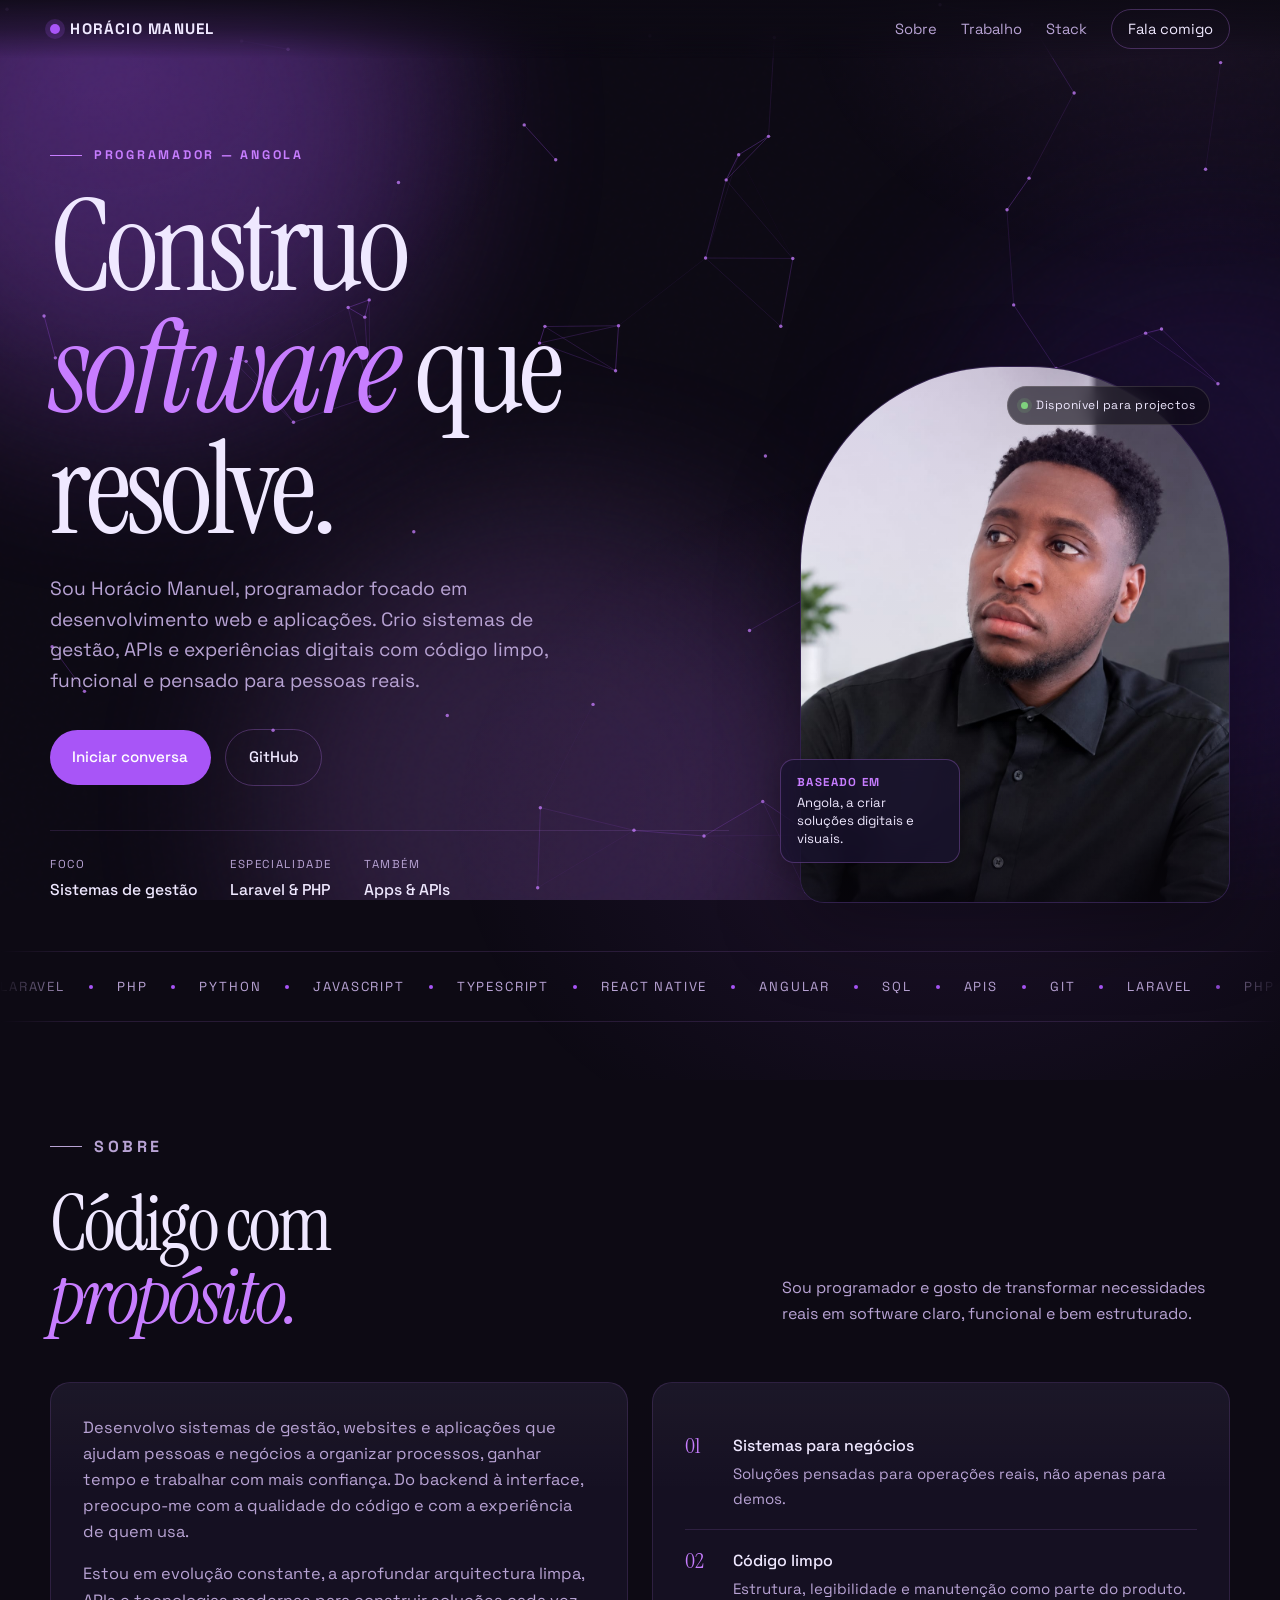
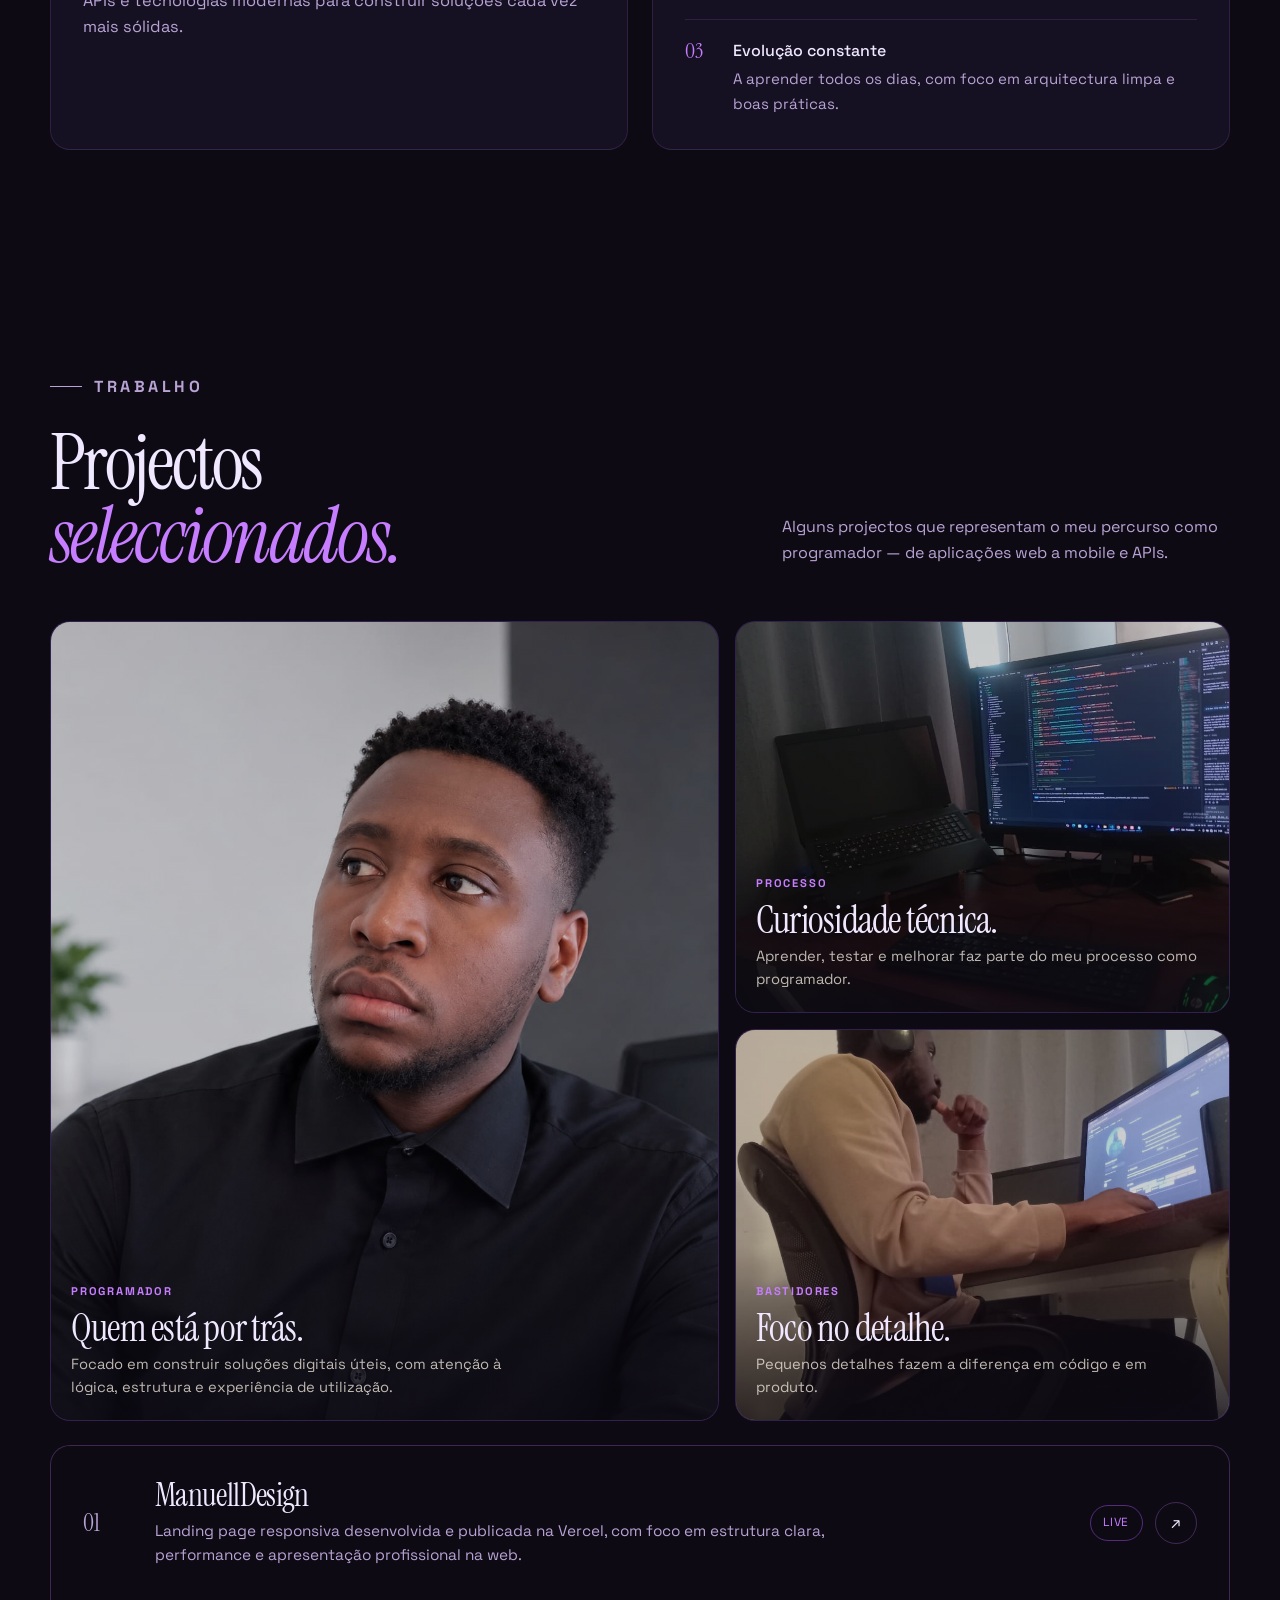
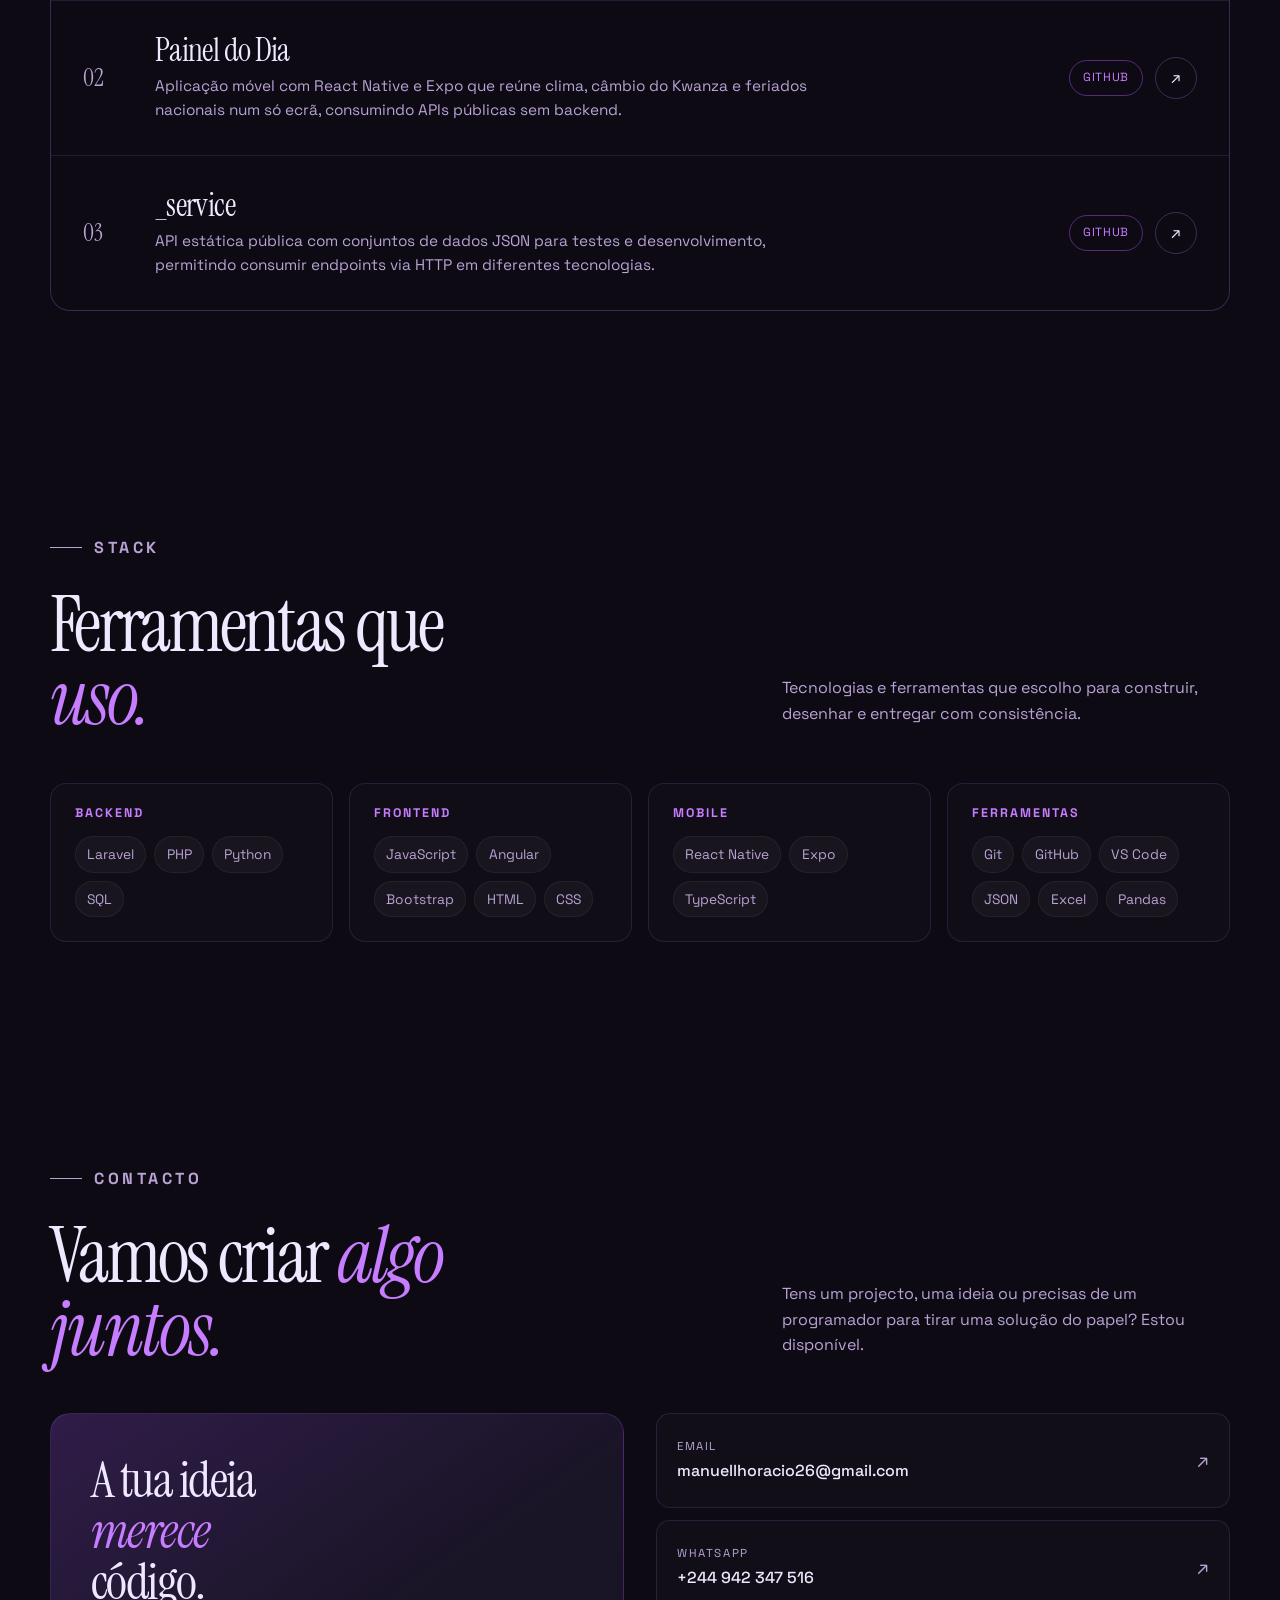
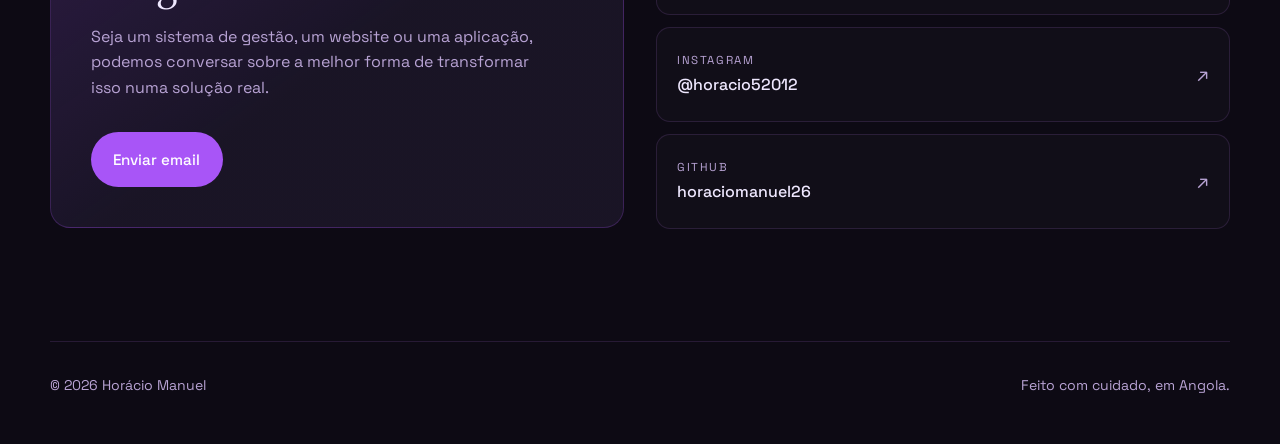
<file: index.html>
<!DOCTYPE html>
<html lang="pt">

<head>
    <meta charset="UTF-8">
    <meta name="viewport" content="width=device-width, initial-scale=1">
    <meta name="google-site-verification" content="ptzRAOr8VSvcufLp_59ybttmjTw2lv_iD44QjF7QVHk" />
    <title>Horácio Manuel — Programador</title>
    <meta name="description"
        content="Portfólio de Horácio Manuel, programador em Angola. Desenvolvimento web, sistemas de gestão, Laravel, PHP, JavaScript e aplicações mobile.">
    <link rel="preconnect" href="https://fonts.googleapis.com">
    <link rel="preconnect" href="https://fonts.gstatic.com" crossorigin>
    <link
        href="https://fonts.googleapis.com/css2?family=Instrument+Serif:ital@0;1&family=Space+Grotesk:wght@400;500;700&display=swap"
        rel="stylesheet">
    <style>
        :root {
            --bg: #0d0a14;
            --bg-soft: #151022;
            --surface: #1a1230;
            --line: rgba(199, 125, 255, 0.14);
            --line-strong: rgba(199, 125, 255, 0.28);
            --text: #efe8ff;
            --muted: #b8a3d4;
            --accent: #a855f7;
            --accent-soft: #c77dff;
            --shadow: 0 24px 80px rgba(0, 0, 0, .35);
            --radius: 20px;
            color-scheme: dark;
        }

        *,
        *::before,
        *::after {
            box-sizing: border-box;
            margin: 0;
            padding: 0;
        }

        html {
            scroll-behavior: smooth;
        }

        body {
            background: var(--bg);
            color: var(--text);
            font-family: "Space Grotesk", system-ui, sans-serif;
            line-height: 1.6;
            overflow-x: hidden;
        }

        img {
            max-width: 100%;
            display: block;
            height: auto;
        }

        a {
            color: inherit;
        }

        button {
            font: inherit;
            color: inherit;
            background: none;
            border: none;
        }

        :focus-visible {
            outline: 2px solid var(--accent);
            outline-offset: 4px;
        }

        .noise {
            position: fixed;
            inset: 0;
            pointer-events: none;
            z-index: 1;
            opacity: .045;
            mix-blend-mode: soft-light;
            background-image: url("data:image/svg+xml,%3Csvg viewBox='0 0 200 200' xmlns='http://www.w3.org/2000/svg'%3E%3Cfilter id='n'%3E%3CfeTurbulence type='fractalNoise' baseFrequency='0.8' numOctaves='4' stitchTiles='stitch'/%3E%3C/filter%3E%3Crect width='100%25' height='100%25' filter='url(%23n)'/%3E%3C/svg%3E");
        }

        .ambient {
            position: fixed;
            inset: -20vh -10vw;
            pointer-events: none;
            z-index: 0;
            background:
                radial-gradient(ellipse 40% 35% at 15% 20%, rgba(168, 85, 247, .16), transparent 70%),
                radial-gradient(ellipse 35% 30% at 85% 15%, rgba(199, 125, 255, .08), transparent 70%),
                radial-gradient(ellipse 45% 40% at 70% 80%, rgba(168, 85, 247, .1), transparent 72%);
        }

        #fundo {
            position: fixed;
            inset: 0;
            width: 100%;
            height: 100%;
            z-index: 0;
            pointer-events: none;
        }

        .aurora {
            position: fixed;
            inset: 0;
            z-index: 0;
            overflow: hidden;
            pointer-events: none;
        }

        .aurora i {
            position: absolute;
            width: 46vmax;
            height: 46vmax;
            border-radius: 50%;
            filter: blur(90px);
            opacity: .28;
            animation: deriva 22s ease-in-out infinite alternate;
        }

        .aurora i:nth-child(1) {
            background: #a855f7;
            top: -18%;
            left: -12%;
        }

        .aurora i:nth-child(2) {
            background: #3a1a78;
            top: 25%;
            right: -18%;
            animation-duration: 26s;
        }

        .aurora i:nth-child(3) {
            background: #c77dff;
            bottom: -22%;
            left: 20%;
            opacity: .18;
            animation-duration: 30s;
        }

        @keyframes deriva {
            to {
                transform: translate(12vw, 10vh) scale(1.2);
            }
        }

        .wrap {
            width: min(1180px, calc(100% - 2.5rem));
            margin: 0 auto;
            position: relative;
            z-index: 2;
        }

        /* NAV */
        .nav {
            position: sticky;
            top: 0;
            z-index: 20;
            padding: 1rem 0;
            backdrop-filter: blur(14px);
            -webkit-backdrop-filter: blur(14px);
            background: linear-gradient(to bottom, rgba(13, 10, 20, .88), rgba(13, 10, 20, .55), transparent);
        }

        .nav-inner {
            width: min(1180px, calc(100% - 2.5rem));
            margin: 0 auto;
            display: flex;
            align-items: center;
            justify-content: space-between;
            gap: 1rem;
        }

        .brand {
            text-decoration: none;
            font-size: .95rem;
            font-weight: 700;
            letter-spacing: .08em;
            text-transform: uppercase;
            display: flex;
            align-items: center;
            gap: .65rem;
        }

        .brand::before {
            content: "";
            width: 10px;
            height: 10px;
            border-radius: 50%;
            background: var(--accent);
            box-shadow: 0 0 0 5px rgba(168, 85, 247, .18);
        }

        .nav-links {
            display: flex;
            gap: 1.5rem;
            list-style: none;
            align-items: center;
        }

        .nav-links a {
            text-decoration: none;
            font-size: .92rem;
            color: var(--muted);
            transition: color .25s ease;
        }

        .nav-links a:hover,
        .nav-links a:focus-visible {
            color: var(--text);
        }

        .nav-cta {
            padding: .65rem 1rem;
            border: 1px solid var(--line-strong);
            border-radius: 999px;
            color: var(--text) !important;
        }

        .nav-cta:hover {
            border-color: var(--accent);
            color: var(--accent-soft) !important;
        }

        /* TYPE */
        .eyebrow {
            font-size: .78rem;
            font-weight: 700;
            letter-spacing: .22em;
            text-transform: uppercase;
            color: var(--accent-soft);
            display: flex;
            align-items: center;
            gap: .75rem;
            margin-bottom: 1.25rem;
        }

        .eyebrow::before {
            content: "";
            width: 32px;
            height: 1px;
            background: currentColor;
        }

        h1,
        h2,
        h3 {
            font-weight: 400;
            line-height: .95;
        }

        .serif {
            font-family: "Instrument Serif", Georgia, serif;
        }

        .serif em {
            font-style: italic;
            color: var(--accent-soft);
        }

        /* HERO */
        .hero {
            padding: 5.5rem 0 3rem;
            display: grid;
            grid-template-columns: minmax(0, 1.2fr) minmax(0, .8fr);
            gap: 3rem;
            align-items: end;
            min-height: calc(100svh - 5rem);
        }

        .hero h1 {
            font-size: clamp(3.6rem, 10vw, 8.5rem);
            letter-spacing: -.04em;
            margin-bottom: 1.5rem;
            max-width: 11ch;
        }

        .hero-lead {
            font-size: clamp(1rem, 1.8vw, 1.2rem);
            color: var(--muted);
            max-width: 34rem;
            margin-bottom: 2rem;
        }

        .hero-actions {
            display: flex;
            flex-wrap: wrap;
            gap: .9rem;
            align-items: center;
        }

        .btn {
            display: inline-flex;
            align-items: center;
            justify-content: center;
            gap: .6rem;
            padding: .95rem 1.4rem;
            border-radius: 999px;
            text-decoration: none;
            font-weight: 500;
            font-size: .95rem;
            transition: transform .25s ease, background .25s ease, border-color .25s ease, color .25s ease;
        }

        .btn:hover {
            transform: translateY(-2px);
        }

        .btn-primary {
            background: var(--accent);
            color: #fff;
        }

        .btn-primary:hover {
            background: #b966f9;
        }

        .btn-ghost {
            border: 1px solid var(--line-strong);
            color: var(--text);
        }

        .btn-ghost:hover {
            border-color: var(--accent-soft);
            color: var(--accent-soft);
        }

        .hero-meta {
            display: flex;
            gap: 2rem;
            margin-top: 2.75rem;
            padding-top: 1.5rem;
            border-top: 1px solid var(--line);
            flex-wrap: wrap;
        }

        .meta-item span {
            display: block;
            font-size: .72rem;
            letter-spacing: .14em;
            text-transform: uppercase;
            color: var(--muted);
            margin-bottom: .25rem;
        }

        .meta-item strong {
            font-size: .98rem;
            font-weight: 500;
        }

        .hero-visual {
            position: relative;
            justify-self: end;
            width: min(100%, 430px);
            animation: hero-in .9s cubic-bezier(.2, .7, .2, 1) both;
        }

        @keyframes hero-in {
            from {
                opacity: 0;
                transform: translateY(24px);
                filter: blur(12px);
            }

            to {
                opacity: 1;
                transform: translateY(0);
                filter: blur(0);
            }
        }

        .portrait-frame {
            position: relative;
            border-radius: 200px 200px 24px 24px;
            overflow: hidden;
            background: var(--surface);
            border: 1px solid var(--line);
            box-shadow: var(--shadow);
            isolation: isolate;
        }

        .portrait-frame::after {
            content: "";
            position: absolute;
            inset: 0;
            background: linear-gradient(to top, rgba(13, 10, 20, .55), transparent 35%, rgba(168, 85, 247, .1));
            pointer-events: none;
        }

        .portrait-frame img {
            width: 100%;
            aspect-ratio: 4 / 5;
            object-fit: cover;
            filter: saturate(.92) contrast(1.02);
            transition: transform .8s cubic-bezier(.2, .8, .2, 1), filter .8s ease;
        }

        .portrait-frame:hover img {
            transform: scale(1.03);
            filter: saturate(1) contrast(1.03);
        }

        .orbit-tag {
            position: absolute;
            left: -1.25rem;
            bottom: 2.5rem;
            background: rgba(26, 18, 48, .72);
            backdrop-filter: blur(12px);
            -webkit-backdrop-filter: blur(12px);
            border: 1px solid var(--line-strong);
            padding: .85rem 1rem;
            border-radius: 14px;
            font-size: .82rem;
            line-height: 1.4;
            max-width: 180px;
            box-shadow: 0 12px 30px rgba(0, 0, 0, .25);
        }

        .orbit-tag strong {
            display: block;
            color: var(--accent-soft);
            font-size: .72rem;
            letter-spacing: .12em;
            text-transform: uppercase;
            margin-bottom: .25rem;
        }

        .status {
            position: absolute;
            top: 1.25rem;
            right: 1.25rem;
            background: rgba(13, 10, 20, .62);
            backdrop-filter: blur(10px);
            border: 1px solid rgba(239, 232, 220, .14);
            padding: .55rem .85rem;
            border-radius: 999px;
            font-size: .75rem;
            letter-spacing: .04em;
            display: flex;
            align-items: center;
            gap: .5rem;
        }

        .status::before {
            content: "";
            width: 7px;
            height: 7px;
            background: #7fd27d;
            border-radius: 50%;
            box-shadow: 0 0 0 4px rgba(127, 210, 125, .15);
        }

        /* TICKER */
        .ticker {
            padding: 1.5rem 0;
            border-top: 1px solid var(--line);
            border-bottom: 1px solid var(--line);
            overflow: hidden;
            mask-image: linear-gradient(90deg, transparent, #000 6%, #000 94%, transparent);
            -webkit-mask-image: linear-gradient(90deg, transparent, #000 6%, #000 94%, transparent);
        }

        .ticker-track {
            display: flex;
            width: max-content;
            gap: 1.5rem;
            animation: marquee 28s linear infinite;
        }

        .ticker:hover .ticker-track {
            animation-play-state: paused;
        }

        .ticker span {
            font-size: .82rem;
            letter-spacing: .14em;
            text-transform: uppercase;
            color: var(--muted);
            white-space: nowrap;
            display: inline-flex;
            align-items: center;
            gap: 1.5rem;
        }

        .ticker span::after {
            content: "";
            width: 4px;
            height: 4px;
            border-radius: 50%;
            background: var(--accent);
        }

        @keyframes marquee {
            to {
                transform: translateX(-50%);
            }
        }

        /* SECTIONS */
        section {
            padding: 7rem 0;
        }

        .section-head {
            display: grid;
            grid-template-columns: 1fr auto;
            gap: 2rem;
            align-items: end;
            margin-bottom: 3rem;
        }

        .section-head h2 {
            font-size: clamp(2.5rem, 6vw, 5.2rem);
            letter-spacing: -.035em;
            max-width: 12ch;
        }

        .section-head p {
            color: var(--muted);
            max-width: 28rem;
            font-size: 1rem;
            padding-bottom: .5rem;
        }

        /* ABOUT */
        .about-grid {
            display: grid;
            grid-template-columns: 1fr 1fr;
            gap: 1.5rem;
        }

        .about-card {
            background: linear-gradient(180deg, rgba(239, 232, 220, .03), transparent 30%), var(--bg-soft);
            border: 1px solid var(--line);
            border-radius: var(--radius);
            padding: 2rem;
        }

        .about-card p {
            color: var(--muted);
            font-size: 1.02rem;
        }

        .about-card p+p {
            margin-top: 1rem;
        }

        .about-list {
            list-style: none;
            display: grid;
            gap: 0;
        }

        .about-list li {
            padding: 1.1rem 0;
            border-bottom: 1px solid var(--line);
            display: grid;
            grid-template-columns: auto 1fr;
            gap: 1rem;
            align-items: start;
        }

        .about-list li:last-child {
            border-bottom: 0;
            padding-bottom: 0;
        }

        .about-list .num {
            font-family: "Instrument Serif", Georgia, serif;
            font-size: 1.4rem;
            color: var(--accent-soft);
            line-height: 1.2;
            min-width: 2rem;
        }

        .about-list strong {
            display: block;
            font-weight: 500;
            margin-bottom: .15rem;
        }

        .about-list span {
            color: var(--muted);
            font-size: .94rem;
        }

        /* VISUALS / ALL IMAGES */
        .visuals-grid {
            display: grid;
            grid-template-columns: 1.15fr .85fr;
            grid-template-rows: 1fr 1fr;
            gap: 1rem;
            height: 800px;
            max-width: 1600px;
        }

        .visual-card {
            position: relative;
            border-radius: var(--radius);
            overflow: hidden;
            border: 1px solid var(--line);
            background: var(--surface);
            isolation: isolate;
        }

        .visual-card img {
            width: 100%;
            height: 100%;
            object-fit: cover;
            transition: transform .9s cubic-bezier(.2, .8, .2, 1), filter .7s ease;
            filter: saturate(.88) brightness(.92);
        }

        .visual-card:hover img,
        .visual-card:focus-within img {
            transform: scale(1.04);
            filter: saturate(1) brightness(.97);
        }

        .visual-card::after {
            content: "";
            position: absolute;
            inset: 0;
            background: linear-gradient(to top, rgba(13, 10, 20, .78) 0%, rgba(13, 10, 20, .1) 45%, rgba(13, 10, 20, .15) 100%);
            pointer-events: none;
        }

        .visual-card.featured {
            grid-row: span 2;
        }

        .visual-caption {
            position: absolute;
            left: 1.25rem;
            right: 1.25rem;
            bottom: 1.25rem;
            z-index: 2;
        }

        .visual-caption .tag {
            display: inline-block;
            font-size: .7rem;
            font-weight: 700;
            letter-spacing: .16em;
            text-transform: uppercase;
            color: var(--accent-soft);
            margin-bottom: .5rem;
        }

        .visual-caption h3 {
            font-family: "Instrument Serif", Georgia, serif;
            font-size: clamp(1.8rem, 3vw, 2.8rem);
            line-height: 1;
            letter-spacing: -.02em;
            margin-bottom: .35rem;
        }

        .visual-caption p {
            color: rgba(239, 232, 220, .78);
            font-size: .92rem;
            max-width: 30rem;
        }

        /* PROJECTS */
        .projects {
            display: grid;
            gap: 1px;
            background: var(--line);
            border: 1px solid var(--line);
            border-radius: var(--radius);
            overflow: hidden;
        }

        .project {
            display: grid;
            grid-template-columns: auto 1fr auto;
            gap: 2rem;
            align-items: center;
            padding: 2rem;
            background: var(--bg);
            text-decoration: none;
            transition: background .3s ease;
        }

        .project:hover {
            background: #171127;
        }

        .project-index {
            font-family: "Instrument Serif", Georgia, serif;
            font-size: 1.5rem;
            color: var(--muted);
            width: 2.5rem;
        }

        .project h3 {
            font-size: clamp(1.4rem, 2.5vw, 2rem);
            font-family: "Instrument Serif", Georgia, serif;
            line-height: 1.1;
            letter-spacing: -.02em;
            margin-bottom: .35rem;
        }

        .project p {
            color: var(--muted);
            font-size: .96rem;
            max-width: 42rem;
        }

        .project-meta {
            display: flex;
            align-items: center;
            gap: .75rem;
            justify-self: end;
        }

        .pill {
            padding: .45rem .8rem;
            border-radius: 999px;
            border: 1px solid var(--line-strong);
            font-size: .74rem;
            letter-spacing: .06em;
            text-transform: uppercase;
            color: var(--muted);
            white-space: nowrap;
        }

        .pill.live {
            color: var(--accent-soft);
            border-color: rgba(168, 85, 247, .45);
        }

        .arrow {
            width: 42px;
            height: 42px;
            border-radius: 50%;
            border: 1px solid var(--line-strong);
            display: grid;
            place-items: center;
            transition: transform .3s ease, border-color .3s ease, color .3s ease;
            flex-shrink: 0;
        }

        .project:hover .arrow {
            transform: translate(3px, -3px);
            border-color: var(--accent);
            color: var(--accent-soft);
        }

        .project.static {
            cursor: default;
        }

        .project.static:hover .arrow {
            transform: none;
            border-color: var(--line-strong);
            color: inherit;
        }

        /* STACK */
        .stack-grid {
            display: grid;
            grid-template-columns: repeat(4, 1fr);
            gap: 1rem;
        }

        .stack-card {
            padding: 1.5rem;
            border: 1px solid var(--line);
            border-radius: 16px;
            background: rgba(239, 232, 220, .015);
        }

        .stack-card h3 {
            font-size: .78rem;
            font-weight: 700;
            letter-spacing: .16em;
            text-transform: uppercase;
            color: var(--accent-soft);
            margin-bottom: 1rem;
        }

        .stack-card ul {
            list-style: none;
            display: flex;
            flex-wrap: wrap;
            gap: .5rem;
        }

        .stack-card li {
            padding: .4rem .7rem;
            font-size: .86rem;
            color: var(--muted);
            background: rgba(239, 232, 220, .04);
            border: 1px solid rgba(239, 232, 220, .06);
            border-radius: 999px;
        }

        /* CONTACT */
        .contact-wrap {
            display: grid;
            grid-template-columns: 1fr 1fr;
            gap: 2rem;
            align-items: stretch;
        }

        .contact-cta {
            padding: 2.5rem;
            border-radius: var(--radius);
            background: linear-gradient(145deg, rgba(168, 85, 247, .18), rgba(239, 232, 220, .02) 55%), var(--bg-soft);
            border: 1px solid rgba(168, 85, 247, .22);
            display: flex;
            flex-direction: column;
            justify-content: space-between;
            gap: 2rem;
        }

        .contact-cta h3 {
            font-family: "Instrument Serif", Georgia, serif;
            font-size: clamp(2rem, 4vw, 3.4rem);
            line-height: 1;
            letter-spacing: -.03em;
            max-width: 10ch;
        }

        .contact-cta p {
            color: var(--muted);
            max-width: 28rem;
        }

        .contact-links {
            display: grid;
            gap: .75rem;
        }

        .contact-link {
            display: flex;
            align-items: center;
            justify-content: space-between;
            gap: 1rem;
            padding: 1.2rem 1.25rem;
            border-radius: 14px;
            text-decoration: none;
            border: 1px solid var(--line);
            background: rgba(239, 232, 220, .02);
            transition: border-color .25s ease, transform .25s ease, background .25s ease;
        }

        .contact-link:hover {
            border-color: var(--line-strong);
            transform: translateX(4px);
            background: rgba(239, 232, 220, .04);
        }

        .contact-link .label {
            font-size: .72rem;
            letter-spacing: .14em;
            text-transform: uppercase;
            color: var(--muted);
            display: block;
            margin-bottom: .2rem;
        }

        .contact-link .value {
            font-size: 1rem;
            font-weight: 500;
            word-break: break-word;
        }

        .contact-link .ext {
            color: var(--muted);
            font-size: 1.2rem;
            line-height: 1;
        }

        footer {
            padding: 2rem 0 3rem;
            border-top: 1px solid var(--line);
            display: flex;
            justify-content: space-between;
            gap: 1rem;
            align-items: center;
            color: var(--muted);
            font-size: .88rem;
        }

        /* SCROLL BLUR REVEAL */
        .reveal {
            opacity: 0;
            transform: translateY(28px);
            filter: blur(14px);
            transition:
                opacity .8s cubic-bezier(.2, .7, .2, 1),
                transform .8s cubic-bezier(.2, .7, .2, 1),
                filter .9s cubic-bezier(.2, .7, .2, 1);
            will-change: opacity, transform, filter;
        }

        .reveal.is-visible {
            opacity: 1;
            transform: translateY(0);
            filter: blur(0);
        }

        /* RESPONSIVE */
        @media (max-width: 980px) {
            .hero {
                grid-template-columns: 1fr;
                min-height: auto;
                padding-top: 4rem;
                gap: 2.5rem;
            }

            .hero h1 {
                max-width: 12ch;
            }

            .hero-visual {
                justify-self: start;
                width: min(100%, 440px);
            }

            .section-head {
                grid-template-columns: 1fr;
                gap: 1rem;
            }

            .section-head h2,
            .section-head p {
                max-width: none;
            }

            .about-grid,
            .contact-wrap {
                grid-template-columns: 1fr;
            }

            .visuals-grid {
                grid-template-columns: 1fr 1fr;
                height: 280px;
                max-width: none;
            }

            .stack-grid {
                grid-template-columns: repeat(2, 1fr);
            }

            .project {
                grid-template-columns: auto 1fr;
            }

            .project-meta {
                grid-column: 2;
                justify-self: start;
            }
        }

        @media (max-width: 680px) {

            .wrap,
            .nav-inner {
                width: min(1180px, calc(100% - 1.5rem));
            }

            section {
                padding: 5rem 0;
            }

            .nav-links li:not(:last-child) {
                display: none;
            }

            .hero-meta {
                gap: 1.25rem 2rem;
            }

            .orbit-tag {
                left: 1rem;
                bottom: 1rem;
            }

            .visuals-grid {
                grid-template-columns: 1fr;
                grid-template-rows: auto;
                min-height: 0;
            }

            .visual-card,
            .visual-card.featured {
                grid-row: auto;
                min-height: 220px;
            }

            .visual-card.featured {
                min-height: 260px;
            }

            .project {
                grid-template-columns: 1fr;
                gap: .75rem;
                padding: 1.5rem;
            }

            .project-index {
                width: auto;
                font-size: 1rem;
            }

            .project-meta {
                grid-column: auto;
            }

            .stack-grid {
                grid-template-columns: 1fr;
            }

            footer {
                flex-direction: column;
                align-items: flex-start;
            }
        }

        @media (prefers-reduced-motion: reduce) {
            html {
                scroll-behavior: auto;
            }

            *,
            *::before,
            *::after {
                animation-duration: .01ms !important;
                animation-iteration-count: 1 !important;
                transition-duration: .01ms !important;
            }

            .reveal {
                opacity: 1;
                transform: none;
                filter: none;
            }
        }
    </style>
</head>

<body>
    <div class="ambient" aria-hidden="true"></div>
    <div class="aurora" aria-hidden="true"><i></i><i></i><i></i></div>
    <canvas id="fundo" aria-hidden="true"></canvas>
    <div class="noise" aria-hidden="true"></div>

    <nav class="nav" aria-label="Navegação principal">
        <div class="nav-inner">
            <a class="brand" href="#topo">Horácio Manuel</a>
            <ul class="nav-links">
                <li><a href="#sobre">Sobre</a></li>
                <li><a href="#trabalho">Trabalho</a></li>
                <li><a href="#stack">Stack</a></li>
                <li><a href="#contacto" class="nav-cta">Fala comigo</a></li>
            </ul>
        </div>
    </nav>

    <main id="topo">
        <div class="wrap">
            <header class="hero">
                <div class="hero-copy">
                    <p class="eyebrow reveal">Programador — Angola</p>
                    <h1 class="serif reveal">Construo <em>software</em> que resolve.</h1>
                    <p class="hero-lead reveal">Sou Horácio Manuel, programador focado em desenvolvimento web e
                        aplicações. Crio sistemas de gestão, APIs e experiências digitais com código limpo, funcional e
                        pensado para pessoas reais.</p>
                    <div class="hero-actions reveal">
                        <a class="btn btn-primary" href="#contacto">Iniciar conversa</a>
                        <a class="btn btn-ghost" href="https://github.com/horaciomanuel26" target="_blank"
                            rel="noopener noreferrer">GitHub</a>
                    </div>
                    <div class="hero-meta reveal">
                        <div class="meta-item">
                            <span>Foco</span>
                            <strong>Sistemas de gestão</strong>
                        </div>
                        <div class="meta-item">
                            <span>Especialidade</span>
                            <strong>Laravel & PHP</strong>
                        </div>
                        <div class="meta-item">
                            <span>Também</span>
                            <strong>Apps & APIs</strong>
                        </div>
                    </div>
                </div>

                <div class="hero-visual" id="heroVisual">
                    <div class="portrait-frame">
                        <img src="assets/foto%20de%20perfil.jpeg" alt="Retrato de Horácio Manuel" width="1086"
                            height="1448" fetchpriority="high" decoding="async">
                    </div>
                    <div class="status">Disponível para projectos</div>
                    <div class="orbit-tag">
                        <strong>Baseado em</strong>
                        Angola, a criar soluções digitais e visuais.
                    </div>
                </div>
            </header>
        </div>

        <div class="ticker" aria-hidden="true">
            <div class="ticker-track">
                <span>Laravel</span><span>PHP</span><span>Python</span><span>JavaScript</span><span>TypeScript</span><span>React
                    Native</span><span>Angular</span><span>SQL</span><span>APIs</span><span>Git</span>
                <span>Laravel</span><span>PHP</span><span>Python</span><span>JavaScript</span><span>TypeScript</span><span>React
                    Native</span><span>Angular</span><span>SQL</span><span>APIs</span><span>Git</span>
            </div>
        </div>

        <div class="wrap">
            <section id="sobre">
                <div class="section-head">
                    <div>
                        <p class="eyebrow reveal">Sobre</p>
                        <h2 class="serif reveal">Código com<br><em>propósito.</em></h2>
                    </div>
                    <p class="reveal">Sou programador e gosto de transformar necessidades reais em software claro,
                        funcional e bem estruturado.</p>
                </div>

                <div class="about-grid">
                    <div class="about-card reveal">
                        <p>Desenvolvo sistemas de gestão, websites e aplicações que ajudam pessoas e negócios a
                            organizar processos, ganhar tempo e trabalhar com mais confiança. Do backend à interface,
                            preocupo-me com a qualidade do código e com a experiência de quem usa.</p>
                        <p>Estou em evolução constante, a aprofundar arquitectura limpa, APIs e tecnologias modernas
                            para construir soluções cada vez mais sólidas.</p>
                    </div>
                    <div class="about-card reveal">
                        <ul class="about-list">
                            <li>
                                <span class="num">01</span>
                                <div><strong>Sistemas para negócios</strong><span>Soluções pensadas para operações
                                        reais, não apenas para demos.</span></div>
                            </li>
                            <li>
                                <span class="num">02</span>
                                <div><strong>Código limpo</strong><span>Estrutura, legibilidade e manutenção como parte
                                        do produto.</span></div>
                            </li>
                            <li>
                                <span class="num">03</span>
                                <div><strong>Evolução constante</strong><span>A aprender todos os dias, com foco em
                                        arquitectura limpa e boas práticas.</span></div>
                            </li>
                        </ul>
                    </div>
                </div>
            </section>

            <section id="trabalho">
                <div class="section-head">
                    <div>
                        <p class="eyebrow reveal">Trabalho</p>
                        <h2 class="serif reveal">Projectos <em>seleccionados.</em></h2>
                    </div>
                    <p class="reveal">Alguns projectos que representam o meu percurso como programador — de aplicações
                        web a mobile e APIs.</p>
                </div>

                <div class="visuals-grid">
                    <article class="visual-card featured reveal">
                        <img src="assets/foto%20de%20perfil.jpeg" alt="Horácio Manuel, retrato profissional"
                            width="1086" height="1448" loading="lazy" decoding="async">
                        <div class="visual-caption">
                            <span class="tag">Programador</span>
                            <h3>Quem está por trás.</h3>
                            <p>Focado em construir soluções digitais úteis, com atenção à lógica, estrutura e
                                experiência de utilização.</p>
                        </div>
                    </article>

                    <article class="visual-card reveal">
                        <img src="assets/1.jpeg" alt="Imagem do portfólio de Horácio Manuel" width="736" height="736"
                            loading="lazy" decoding="async">
                        <div class="visual-caption">
                            <span class="tag">Processo</span>
                            <h3>Curiosidade técnica.</h3>
                            <p>Aprender, testar e melhorar faz parte do meu processo como programador.</p>
                        </div>
                    </article>

                    <article class="visual-card reveal">
                        <img src="assets/2.jpeg" alt="Imagem do portfólio de Horácio Manuel" width="736" height="736"
                            loading="lazy" decoding="async">
                        <div class="visual-caption">
                            <span class="tag">Bastidores</span>
                            <h3>Foco no detalhe.</h3>
                            <p>Pequenos detalhes fazem a diferença em código e em produto.</p>
                        </div>
                    </article>
                </div>

                <div class="projects" style="margin-top:1.5rem;">
                    <a class="project reveal" href="https://manuelldesign.vercel.app/" target="_blank"
                        rel="noopener noreferrer">
                        <span class="project-index">01</span>
                        <div>
                            <h3>ManuellDesign</h3>
                            <p>Landing page responsiva desenvolvida e publicada na Vercel, com foco em estrutura clara,
                                performance e apresentação profissional na web.</p>
                        </div>
                        <div class="project-meta">
                            <span class="pill live">Live</span>
                            <span class="arrow" aria-hidden="true">↗</span>
                        </div>
                    </a>

                    <a class="project reveal" href="https://github.com/horaciomanuel26/painelDoDia" target="_blank"
                        rel="noopener noreferrer">
                        <span class="project-index">02</span>
                        <div>
                            <h3>Painel do Dia</h3>
                            <p>Aplicação móvel com React Native e Expo que reúne clima, câmbio do Kwanza e feriados
                                nacionais num só ecrã, consumindo APIs públicas sem backend.</p>
                        </div>
                        <div class="project-meta">
                            <span class="pill live">GitHub</span>
                            <span class="arrow" aria-hidden="true">↗</span>
                        </div>
                    </a>

                    <a class="project reveal" href="https://github.com/horaciomanuel26/_service" target="_blank"
                        rel="noopener noreferrer">
                        <span class="project-index">03</span>
                        <div>
                            <h3>_service</h3>
                            <p>API estática pública com conjuntos de dados JSON para testes e desenvolvimento,
                                permitindo consumir endpoints via HTTP em diferentes tecnologias.</p>
                        </div>
                        <div class="project-meta">
                            <span class="pill live">GitHub</span>
                            <span class="arrow" aria-hidden="true">↗</span>
                        </div>
                    </a>
                </div>
            </section>

            <section id="stack">
                <div class="section-head">
                    <div>
                        <p class="eyebrow reveal">Stack</p>
                        <h2 class="serif reveal">Ferramentas que <em>uso.</em></h2>
                    </div>
                    <p class="reveal">Tecnologias e ferramentas que escolho para construir, desenhar e entregar com
                        consistência.</p>
                </div>

                <div class="stack-grid">
                    <div class="stack-card reveal">
                        <h3>Backend</h3>
                        <ul>
                            <li>Laravel</li>
                            <li>PHP</li>
                            <li>Python</li>
                            <li>SQL</li>
                        </ul>
                    </div>
                    <div class="stack-card reveal">
                        <h3>Frontend</h3>
                        <ul>
                            <li>JavaScript</li>
                            <li>Angular</li>
                            <li>Bootstrap</li>
                            <li>HTML</li>
                            <li>CSS</li>
                        </ul>
                    </div>
                    <div class="stack-card reveal">
                        <h3>Mobile</h3>
                        <ul>
                            <li>React Native</li>
                            <li>Expo</li>
                            <li>TypeScript</li>
                        </ul>
                    </div>
                    <div class="stack-card reveal">
                        <h3>Ferramentas</h3>
                        <ul>
                            <li>Git</li>
                            <li>GitHub</li>
                            <li>VS Code</li>
                            <li>JSON</li>
                            <li>Excel</li>
                            <li>Pandas</li>
                        </ul>
                    </div>
                </div>
            </section>

            <section id="contacto">
                <div class="section-head">
                    <div>
                        <p class="eyebrow reveal">Contacto</p>
                        <h2 class="serif reveal">Vamos criar <em>algo juntos.</em></h2>
                    </div>
                    <p class="reveal">Tens um projecto, uma ideia ou precisas de um programador para tirar uma solução
                        do papel? Estou disponível.</p>
                </div>

                <div class="contact-wrap">
                    <div class="contact-cta reveal">
                        <div>
                            <h3 class="serif">A tua ideia <em>merece</em> código.</h3>
                            <p style="margin-top:1rem;">Seja um sistema de gestão, um website ou uma aplicação, podemos
                                conversar sobre a melhor forma de transformar isso numa solução real.</p>
                        </div>
                        <a class="btn btn-primary" href="mailto:manuellhoracio26@gmail.com"
                            style="align-self:flex-start;">Enviar email</a>
                    </div>

                    <div class="contact-links">
                        <a class="contact-link reveal" href="mailto:manuellhoracio26@gmail.com">
                            <div><span class="label">Email</span><span class="value">manuellhoracio26@gmail.com</span>
                            </div>
                            <span class="ext" aria-hidden="true">↗</span>
                        </a>
                        <a class="contact-link reveal" href="https://wa.me/244942347516" target="_blank"
                            rel="noopener noreferrer">
                            <div><span class="label">WhatsApp</span><span class="value">+244 942 347 516</span></div>
                            <span class="ext" aria-hidden="true">↗</span>
                        </a>
                        <a class="contact-link reveal" href="https://www.instagram.com/horacio52012/" target="_blank"
                            rel="noopener noreferrer">
                            <div><span class="label">Instagram</span><span class="value">@horacio52012</span></div>
                            <span class="ext" aria-hidden="true">↗</span>
                        </a>
                        <a class="contact-link reveal" href="https://github.com/horaciomanuel26" target="_blank"
                            rel="noopener noreferrer">
                            <div><span class="label">GitHub</span><span class="value">horaciomanuel26</span></div>
                            <span class="ext" aria-hidden="true">↗</span>
                        </a>
                    </div>
                </div>
            </section>

            <footer>
                <span>© 2026 Horácio Manuel</span>
                <span>Feito com cuidado, em Angola.</span>
            </footer>
        </div>
    </main>

    <script>
        (function () {
            var reduce = window.matchMedia('(prefers-reduced-motion: reduce)').matches;
            var reveals = document.querySelectorAll('.reveal');

            // Constellation background
            var canvas = document.getElementById('fundo');
            if (canvas) {
                var ctx = canvas.getContext('2d'), w, h, points = [];
                var resize = function () {
                    w = canvas.width = window.innerWidth;
                    h = canvas.height = window.innerHeight;
                    var n = Math.min(80, Math.floor(w * h / 18000));
                    points = [];
                    for (var i = 0; i < n; i++) {
                        points.push({
                            x: Math.random() * w,
                            y: Math.random() * h,
                            vx: (Math.random() - 0.5) * 0.35,
                            vy: (Math.random() - 0.5) * 0.35
                        });
                    }
                };
                var draw = function () {
                    ctx.clearRect(0, 0, w, h);
                    for (var i = 0; i < points.length; i++) {
                        var a = points[i];
                        if (!reduce) {
                            a.x += a.vx; a.y += a.vy;
                            if (a.x < 0 || a.x > w) a.vx *= -1;
                            if (a.y < 0 || a.y > h) a.vy *= -1;
                        }
                        ctx.fillStyle = 'rgba(199,125,255,.75)';
                        ctx.beginPath();
                        ctx.arc(a.x, a.y, 1.7, 0, Math.PI * 2);
                        ctx.fill();
                        for (var j = i + 1; j < points.length; j++) {
                            var b = points[j], dx = a.x - b.x, dy = a.y - b.y, dist = dx * dx + dy * dy;
                            if (dist < 15000) {
                                ctx.strokeStyle = 'rgba(168,85,247,' + (0.32 * (1 - dist / 15000)) + ')';
                                ctx.lineWidth = 1;
                                ctx.beginPath();
                                ctx.moveTo(a.x, a.y);
                                ctx.lineTo(b.x, b.y);
                                ctx.stroke();
                            }
                        }
                    }
                    if (!reduce) requestAnimationFrame(draw);
                };
                window.addEventListener('resize', resize);
                resize();
                draw();
            }

            if (reduce || !('IntersectionObserver' in window)) {
                reveals.forEach(function (el) { el.classList.add('is-visible'); });
                return;
            }

            // Stagger siblings lightly for a natural rhythm
            document.querySelectorAll('.hero-copy, .hero-meta, .about-grid, .visuals-grid, .projects, .stack-grid, .contact-links').forEach(function (group) {
                var children = group.querySelectorAll('.reveal');
                children.forEach(function (el, i) { el.style.transitionDelay = Math.min(i * 90, 360) + 'ms'; });
            });

            var observer = new IntersectionObserver(function (entries) {
                entries.forEach(function (entry) {
                    if (entry.isIntersecting) {
                        entry.target.classList.add('is-visible');
                        observer.unobserve(entry.target);
                    }
                });
            }, { threshold: 0.14, rootMargin: '0px 0px -8% 0px' });

            reveals.forEach(function (el) { observer.observe(el); });

            // Subtle scroll-linked blur for the hero visual as it leaves viewport
            var heroVisual = document.getElementById('heroVisual');
            var ticking = false;
            function onScroll() {
                if (ticking) return;
                ticking = true;
                requestAnimationFrame(function () {
                    var y = window.scrollY || window.pageYOffset;
                    var fade = Math.min(y / 700, 1);
                    if (heroVisual) {
                        heroVisual.style.filter = 'blur(' + (fade * 6).toFixed(2) + 'px)';
                        heroVisual.style.opacity = String(1 - fade * 0.35);
                        heroVisual.style.transform = 'translateY(' + (fade * 24).toFixed(1) + 'px)';
                    }
                    ticking = false;
                });
            }
            window.addEventListener('scroll', onScroll, { passive: true });
            onScroll();
        })();
    </script>
</body>

</html>
</file>
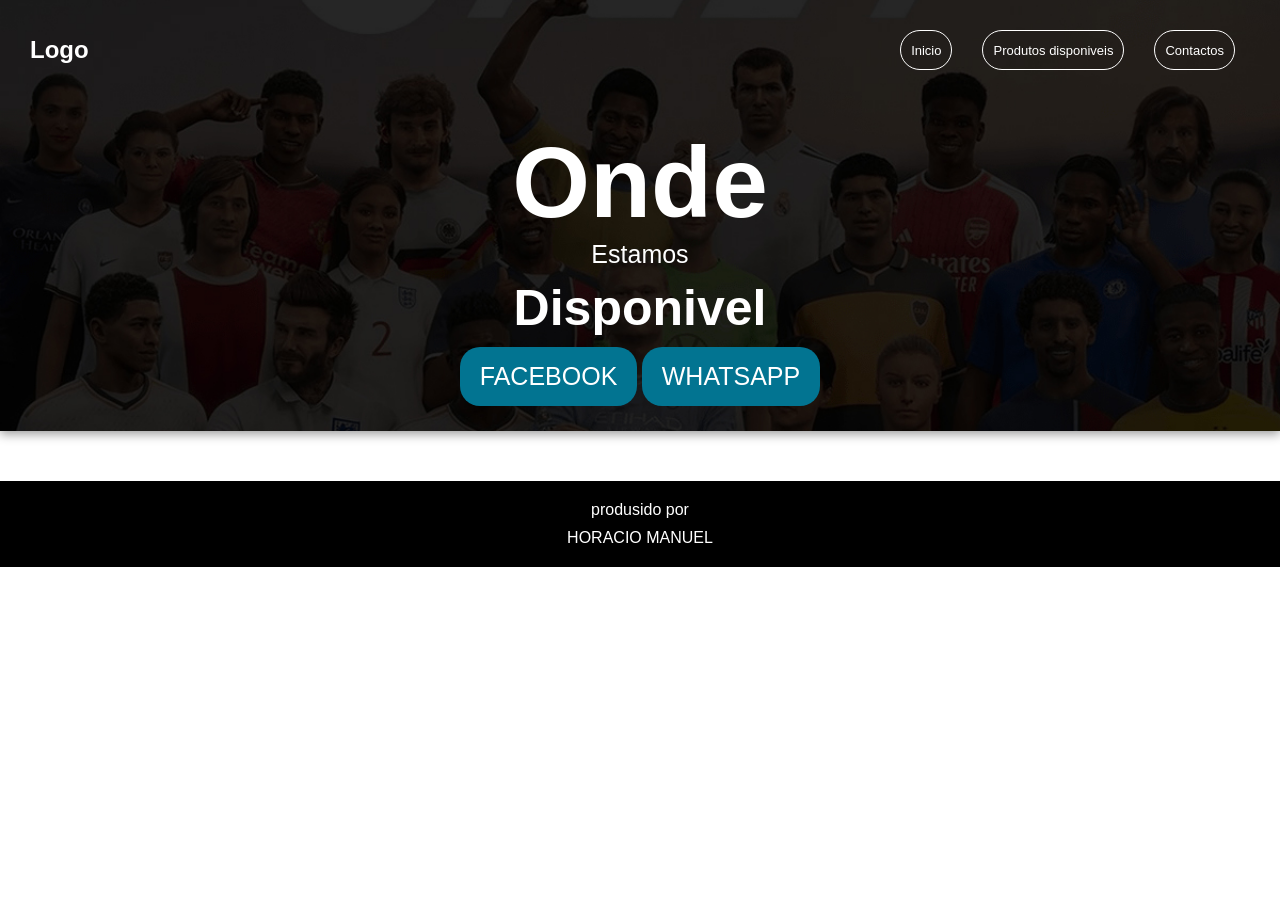
<file: jogostec/contactos.html>
<!DOCTYPE html>
<html lang="en">
<head>
    <meta charset="UTF-8">
    <meta name="viewport" content="width=device-width, initial-scale=1.0">
    <title>jogosTec</title>
    <link rel="stylesheet" href="assets/estilo/estylo.css">
</head>
<body>
    <header style="background-image: url(assets/imagens/fifa242.jpg);">
        <nav class="nav-bar">
            <div class="logo">
                <h1>Logo</h1>
            </div>

            <div class="nav-lista">
                <ul>
                    <li class="nav-item"><a href="inicio.html" class="nav-link">Inicio</a></li>
                    <li class="nav-item"><a href="produtos.html" class="nav-link">Produtos disponiveis</a></li>
                    <li class="nav-item"><a href="contactos.html" class="nav-link">Contactos</a></li>
                </ul>
            </div>

            <div class="mobile-icon-menu">
                <button onclick="menuShow()"><img class="icon" src="assets/imagens/icon_menu.png" alt=""></button>
            </div>
        </nav>
        <div class="mobile-menu">
            <ul>
                <li class="nav-item"><a href="inicio.html" class="nav-link">Inicio</a></li>
                <li class="nav-item"><a href="produtos.html" class="nav-link">Produtos disponiveis</a></li>
                <li class="nav-item"><a href="contactos.html" class="nav-link">Contactos</a></li>
            </ul>

        </div>
        <div class="publicar">
            <h1>Onde</h1>
            <p>Estamos</p>
            <h2 style="margin: 10px;">Disponivel</h2>
            <P class="botao"><a href="#" style="color: white;" >facebook</a></P>
            <P class="botao"><a href="#" style="color: white;">whatsapp</a></P>
        </div>
    </header>
    <div class="rodape">
        <p>produsido por</p>
        <p>HORACIO MANUEL</p>
    </div>
    <script src="assets/js/scrip.js"></script>
</body>
</html>
</file>
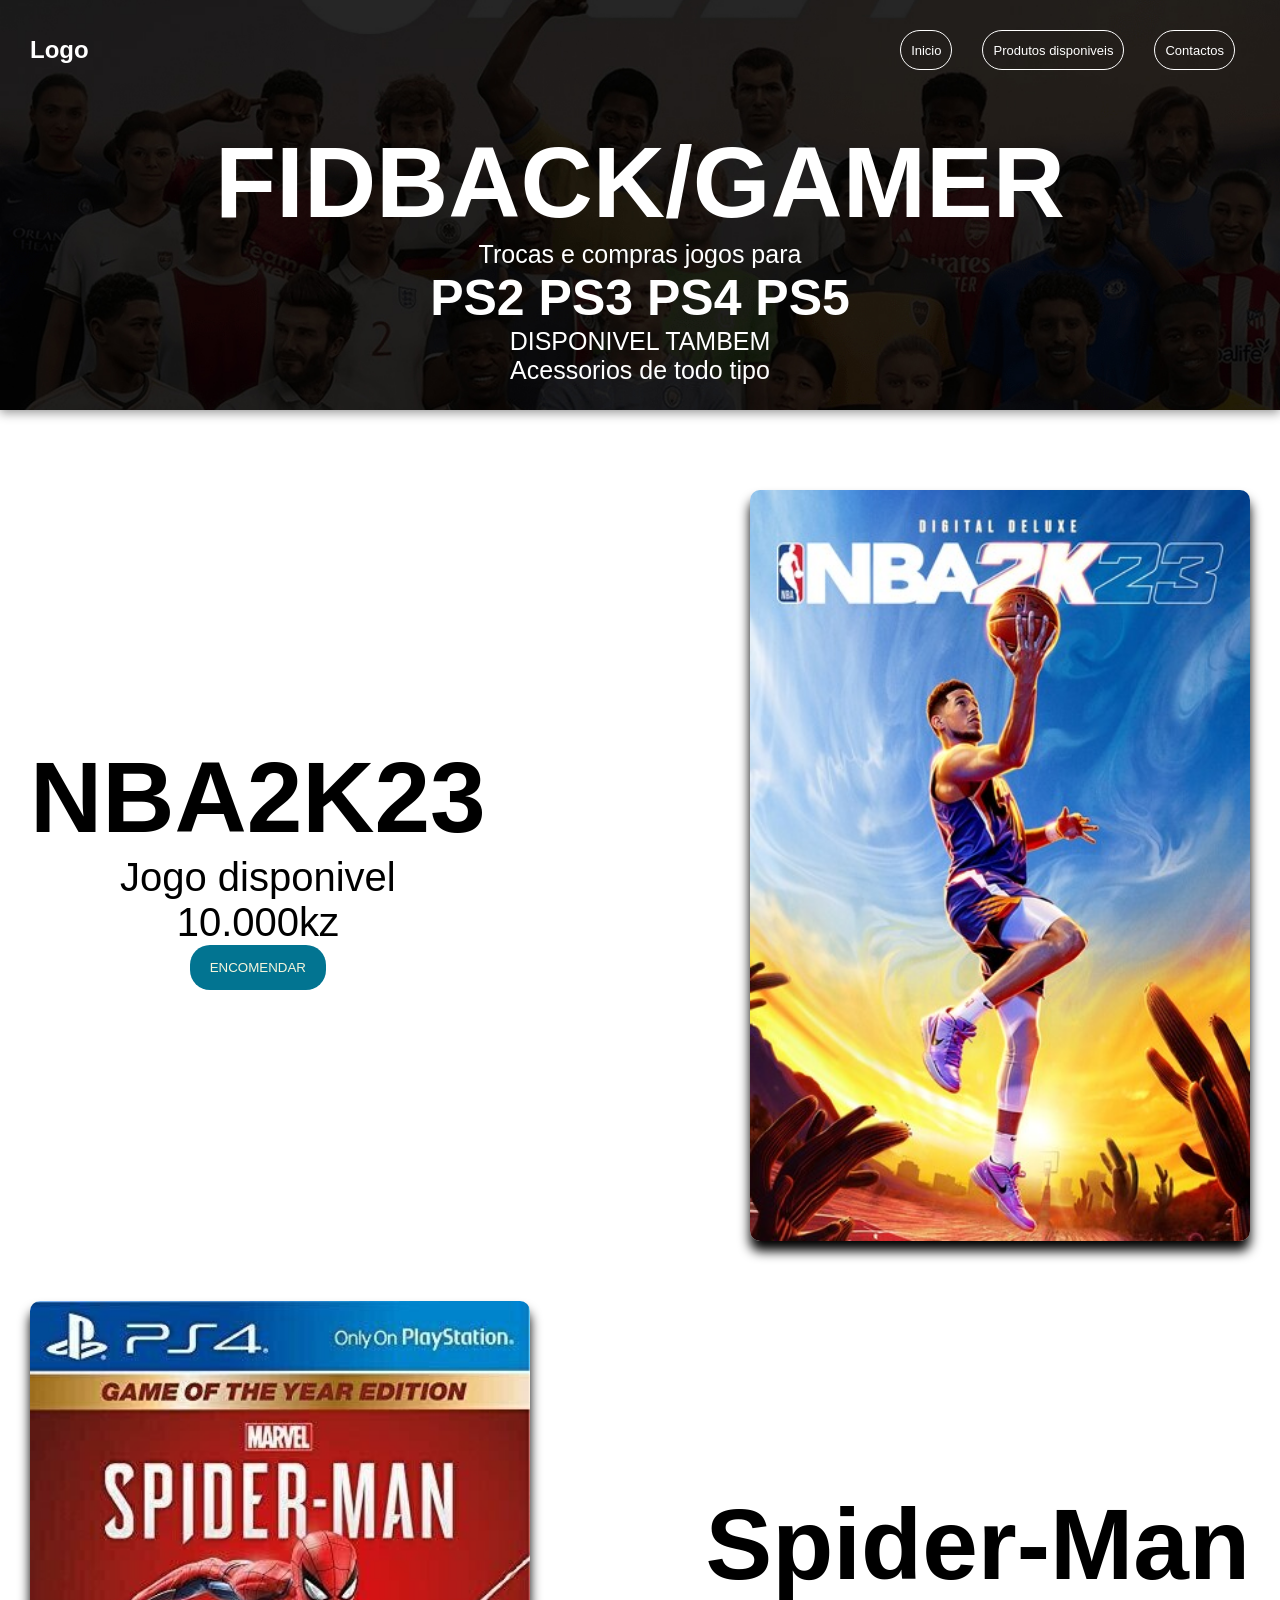
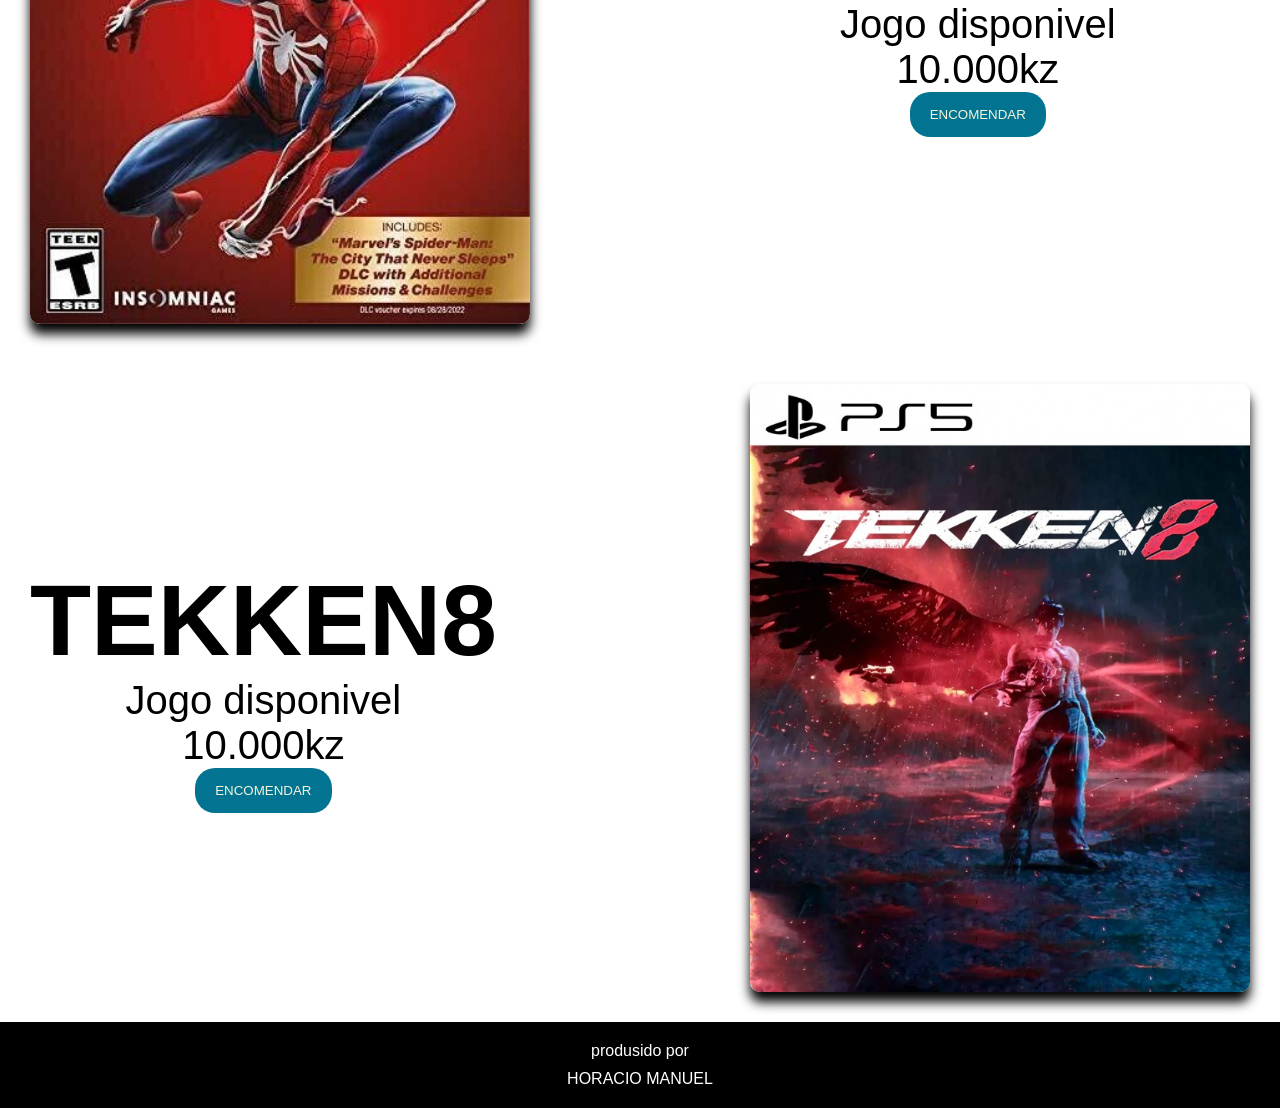
<file: jogostec/inicio.html>
<!DOCTYPE html>
<html lang="en">
<head>
    <meta charset="UTF-8">
    <meta name="viewport" content="width=device-width, initial-scale=1.0">
    <title>jogosTec</title>
    <link rel="stylesheet" href="assets/estilo/estylo.css">
</head>
<body>
    <header style="background-image: url(assets/imagens/fifa242.jpg);">
        <nav class="nav-bar">
            <div class="logo">
                <h1>Logo</h1>
            </div>

            <div class="nav-lista">
                <ul>
                    <li class="nav-item"><a href="inicio.html" class="nav-link">Inicio</a></li>
                    <li class="nav-item"><a href="produtos.html" class="nav-link">Produtos disponiveis</a></li>
                    <li class="nav-item"><a href="contactos.html" class="nav-link">Contactos</a></li>
                </ul>
            </div>

            <div class="mobile-icon-menu">
                <button onclick="menuShow()"><img class="icon" src="assets/imagens/icon_menu.png" alt=""></button>
            </div>
        </nav>
        <div class="mobile-menu">
            <ul>
                <li class="nav-item"><a href="inicio.html" class="nav-link">Inicio</a></li>
                <li class="nav-item"><a href="produtos.html" class="nav-link">Produtos disponiveis</a></li>
                <li class="nav-item"><a href="contactos.html" class="nav-link">Contactos</a></li>
            </ul>

        </div>
        <div class="publicar">
            <h1>FIDBACK/GAMER</h1>
            <p>Trocas e compras jogos para</p>
            <h2>PS2 PS3 PS4 PS5</h2>
            <P>DISPONIVEL TAMBEM</P>
            <P>Acessorios de todo tipo</P>
        </div>
    </header>


    <div class="produtospopulares">
        <div class="descricao">
            <h1>NBA2K23</h1>
            <p>Jogo disponivel</p>
            <p>10.000kz</p>
            <button class="botao"><a href="#">Encomendar</a></button>
        </div>
        <div class="imangemdescrita">
            <img src="assets/imagens/nba.jpg" alt="">
        </div>
    </div>
    <div class="produtospopulares">
        <div class="imangemdescrita">
            <img src="assets/imagens/j4.jpg" alt="">
        </div>
        <div class="descricao">
            <h1>Spider-Man</h1>
            <p>Jogo disponivel</p>
            <p>10.000kz</p>
            <button class="botao"><a href="#">Encomendar</a></button>
        </div>  
    </div>
    <div class="produtospopulares">
        <div class="descricao">
            <h1>TEKKEN8</h1>
            <p>Jogo disponivel</p>
            <p>10.000kz</p>
            <button class="botao"><a href="#">Encomendar</a></button>
        </div>
        <div class="imangemdescrita">
            <img src="assets/imagens/j2.jpg" alt="">
        </div>
    </div>



    <div class="rodape">
        <p>produsido por</p>
        <p>HORACIO MANUEL</p>
    </div>
    <script src="assets/js/scrip.js"></script>
</body>
</html>
</file>
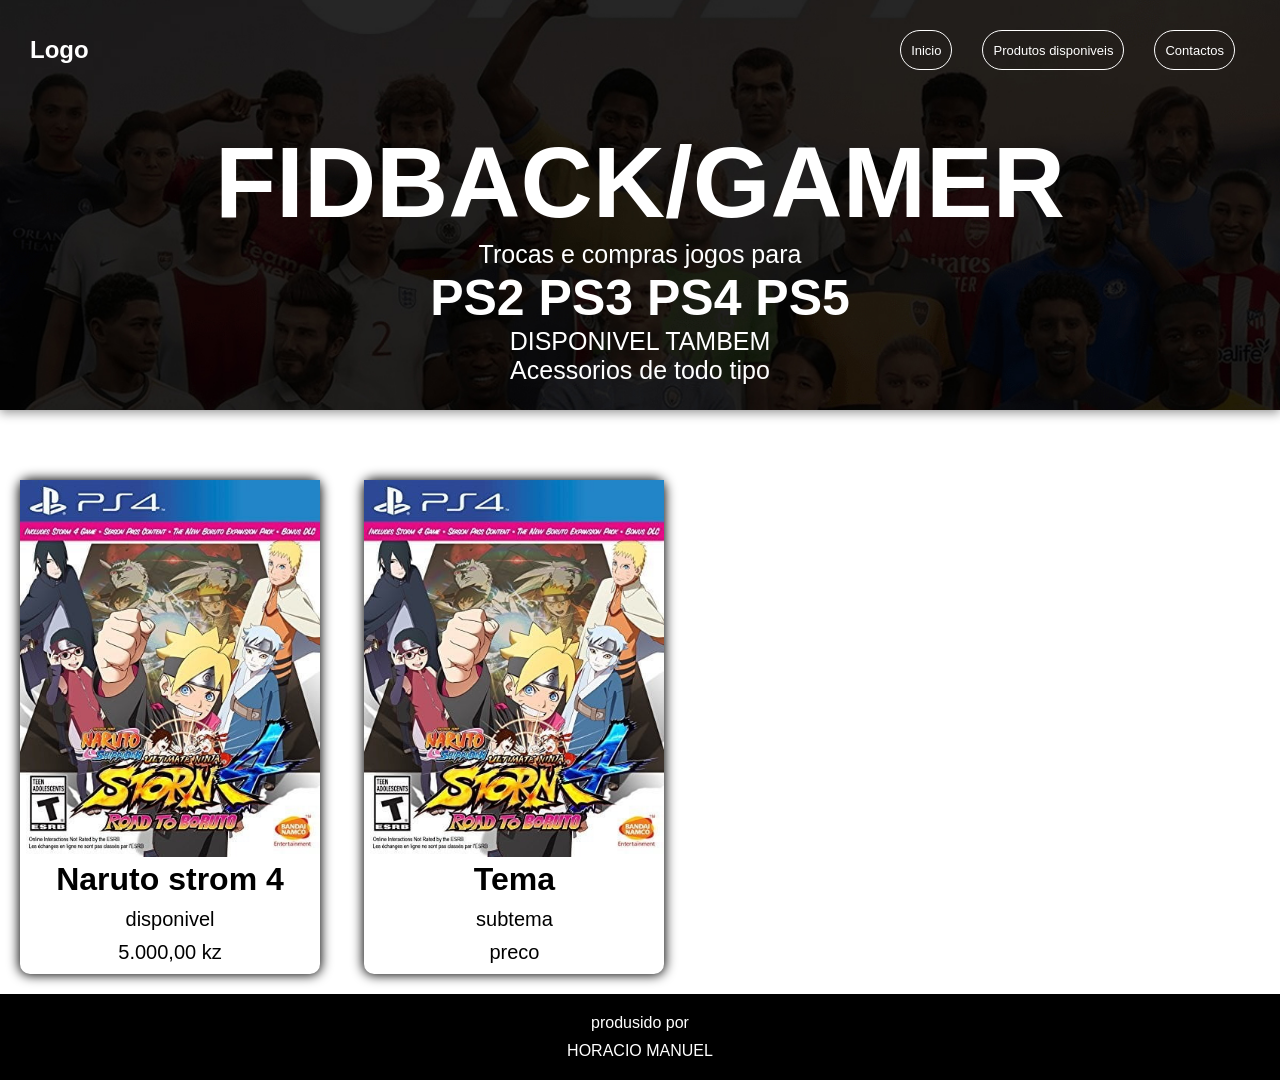
<file: jogostec/produtos.html>
<!DOCTYPE html>
<html lang="en">
<head>
    <meta charset="UTF-8">
    <meta name="viewport" content="width=device-width, initial-scale=1.0">
    <title>jogosTec</title>
    <link rel="stylesheet" href="assets/estilo/estylo.css">
    <link rel="stylesheet" href="assets/estilo/estiloprodutos.css">
</head>
<body>
    <header style="background-image: url(assets/imagens/fifa242.jpg);">
        <nav class="nav-bar">
            <div class="logo">
                <h1>Logo</h1>
            </div>

            <div class="nav-lista">
                <ul>
                    <li class="nav-item"><a href="inicio.html" class="nav-link">Inicio</a></li>
                    <li class="nav-item"><a href="produtos.html" class="nav-link">Produtos disponiveis</a></li>
                    <li class="nav-item"><a href="contactos.html" class="nav-link">Contactos</a></li>
                </ul>
            </div>

            <div class="mobile-icon-menu">
                <button onclick="menuShow()"><img class="icon" src="assets/imagens/icon_menu.png" alt=""></button>
            </div>
        </nav>
        <div class="mobile-menu">
            <ul>
                <li class="nav-item"><a href="inicio.html" class="nav-link">Inicio</a></li>
                <li class="nav-item"><a href="produtos.html" class="nav-link">Produtos disponiveis</a></li>
                <li class="nav-item"><a href="contactos.html" class="nav-link">Contactos</a></li>
            </ul>

        </div>
        <div class="publicar">
            <h1>FIDBACK/GAMER</h1>
            <p>Trocas e compras jogos para</p>
            <h2>PS2 PS3 PS4 PS5</h2>
            <P>DISPONIVEL TAMBEM</P>
            <P>Acessorios de todo tipo</P>
        </div>
    </header>
    <div class="vendendo">
        <div class="imagemdoproduto">
            <img src="assets/imagens/j1.jpg" alt="">
        </div>
        <div class="descricaodoproduto">
            <h1>Naruto strom 4</h1>
            <p>disponivel</p>
            <p>5.000,00 kz</p>
        </div>
    </div>
    <div class="vendendo">
        <div class="imagemdoproduto">
            <img src="assets/imagens/j1.jpg" alt="">
        </div>
        <div class="descricaodoproduto">
            <h1>Tema</h1>
            <p>subtema</p>
            <p>preco</p>
        </div>
    </div>
    <div class="rodape">
        <p>produsido por</p>
        <p>HORACIO MANUEL</p>
    </div>
    <script src="assets/js/scrip.js"></script>
</body>
</html>
</file>
<file: jogostec/assets/estilo/estylo.css>
*{
    margin: 0;
    padding: 0;
    font-family: Arial, Helvetica, sans-serif;
}
.botao{
    color: white;
    background-color: rgb(2, 116, 145);
    padding: 15px 20px;
    border-radius: 20px;
    border: none;
    cursor: pointer;
    display:inline-block;
    text-transform: uppercase;
    transition: 1.4s;
}
.botao:hover{
    color: rgb(0, 0, 0);
    background-color: rgb(1, 159, 199);
}
a{
    text-decoration: none;
}
header{
    background-position: center;
    background-size: cover;
    background-attachment: fixed;
    box-shadow: 0px 3px 10px #999;
}
.nav-bar{
    display: flex;
    justify-content: space-between;
    padding: 30px;
}
.logo{
    display: flex;
    align-items: center;
}
.logo h1{
    color: white;
}
.nav-lista{
    display: flex;
    align-items: center;
}
.nav-lista ul{
    display: flex;
    justify-content: center;
    list-style: none;
}
.nav-item{
    margin: 0 15px;
    border: 1px solid white;
    padding: 10px;
    border-radius: 20px;
}
.nav-link{
    text-decoration: none;
    font-size: 13px;
    color: white;
    font-weight: 400;
}
.logi-boton button{
    background-color: white;
    padding: 18px;
    border-radius: 30px;
}
.logi-boton button a{
    font-size: 13px;
    color: #01004b;
}

.mobile-icon-menu{
    display: none;
}
.mobile-menu{
    display: none;
}
/*publicasao*/
.publicar{
    color: white;
    padding: 25px;
    margin-bottom: 50px;
    text-align: center;
}
.publicar h1{
    font-size: 100px;
}
.publicar h2{
    font-size: 50px;
}
.publicar p{
    font-size: 25px;
}
/*publicasao de produtos cor de trabalo rgb(0, 84, 139)*/
.produtospopulares{
    display: flex;
    justify-content: space-between;
    align-items: center;
    padding: 30px;
    text-align: center;

}
.descricao h1{
    font-size: 100px;
}
.descricao p{
    font-size: 40px;
}
.descricao a{
    color: beige;
}
.imangemdescrita img{
    display: block;
    align-items: center;
    width: 500px;
    border-radius: 10px;
    box-shadow: 0 10px 12px;
}
/*rodape*/
.rodape{
    text-align: center;
    background-color: black;
    padding: 10px;
}
.rodape p{
    color: white;
    margin: 10px;
}
@media screen and (max-width: 730px){
    .nav-bar{
        padding: 10px;
    }
    .nav-item{
        display: none;
    }
    .logi-boton{
        display: none;
    }
    .mobile-icon-menu{
        display: block;
    }
    .mobile-icon-menu button{
        background-color: transparent;
        border: none;
        cursor: pointer;
    }
    .mobile-menu ul{
        display: flex;
        flex-direction: column;
        text-align: center;
        padding-bottom: 12px;
    }
    .mobile-menu .nav-item{
        display: block;
        padding-top: 12px;
        margin-bottom: 5px;
    }
    .mobile-menu .logi-boton{
        display: block;
        padding-top: 2px 2px;
    }
    .mobile-menu .logi-boton button{
        margin-top: 10px;
        width: 100%;
    }
    .open{
        display: block;
    }
    /*publicasao*/
    .publicar{
        margin-top: 25px;
        text-align: center;
    }
    .publicar h1{
        font-size: 30px;
    }
    .publicar h2{
        font-size: 30px;
    }
    .publicar p{
        font-size: 20px;
    }
    /*publicasao de produtos cor de trabalo*/
    .produtospopulares{
        display: block;
        justify-content: space-between;
        align-items: center;
        padding: 30px;
    
    }
    .descricao{
        margin: 10px;
        text-align: center;
    }
    .descricao h1{
        font-size: 50px;
    }
    .descricao p{
        font-size: 30px;
    }
    .descricao a{
        color: beige;
    }
    .imangemdescrita img{
        display: block;
        align-items: center;
        margin: 0 auto;
        width: 100%;
    }
}
</file>
<file: jogostec/assets/estilo/estiloprodutos.css>
.vendendo{
    display: inline-block;
    margin: 20px;
    width: 300px;
    box-shadow: 0 0 12px 1px;
    border-radius: 10px;
}
.vendendo .imagemdoproduto img{
    width: 100%;
}
.vendendo .descricaodoproduto{
    text-align: center;
}
.descricaodoproduto p{
    font-size: 20px;
    margin: 10px;
}
@media screen and (max-width: 730px){
    .vendendo{
        display: block;
        margin: 20px auto;
        width: 250px;
        box-shadow: 0 0 12px 1px;
        border-radius: 10px;
    }
    .vendendo .imagemdoproduto img{
        width: 100%;
    }
    .vendendo .descricaodoproduto{
        text-align: center;
    }
}
</file>
